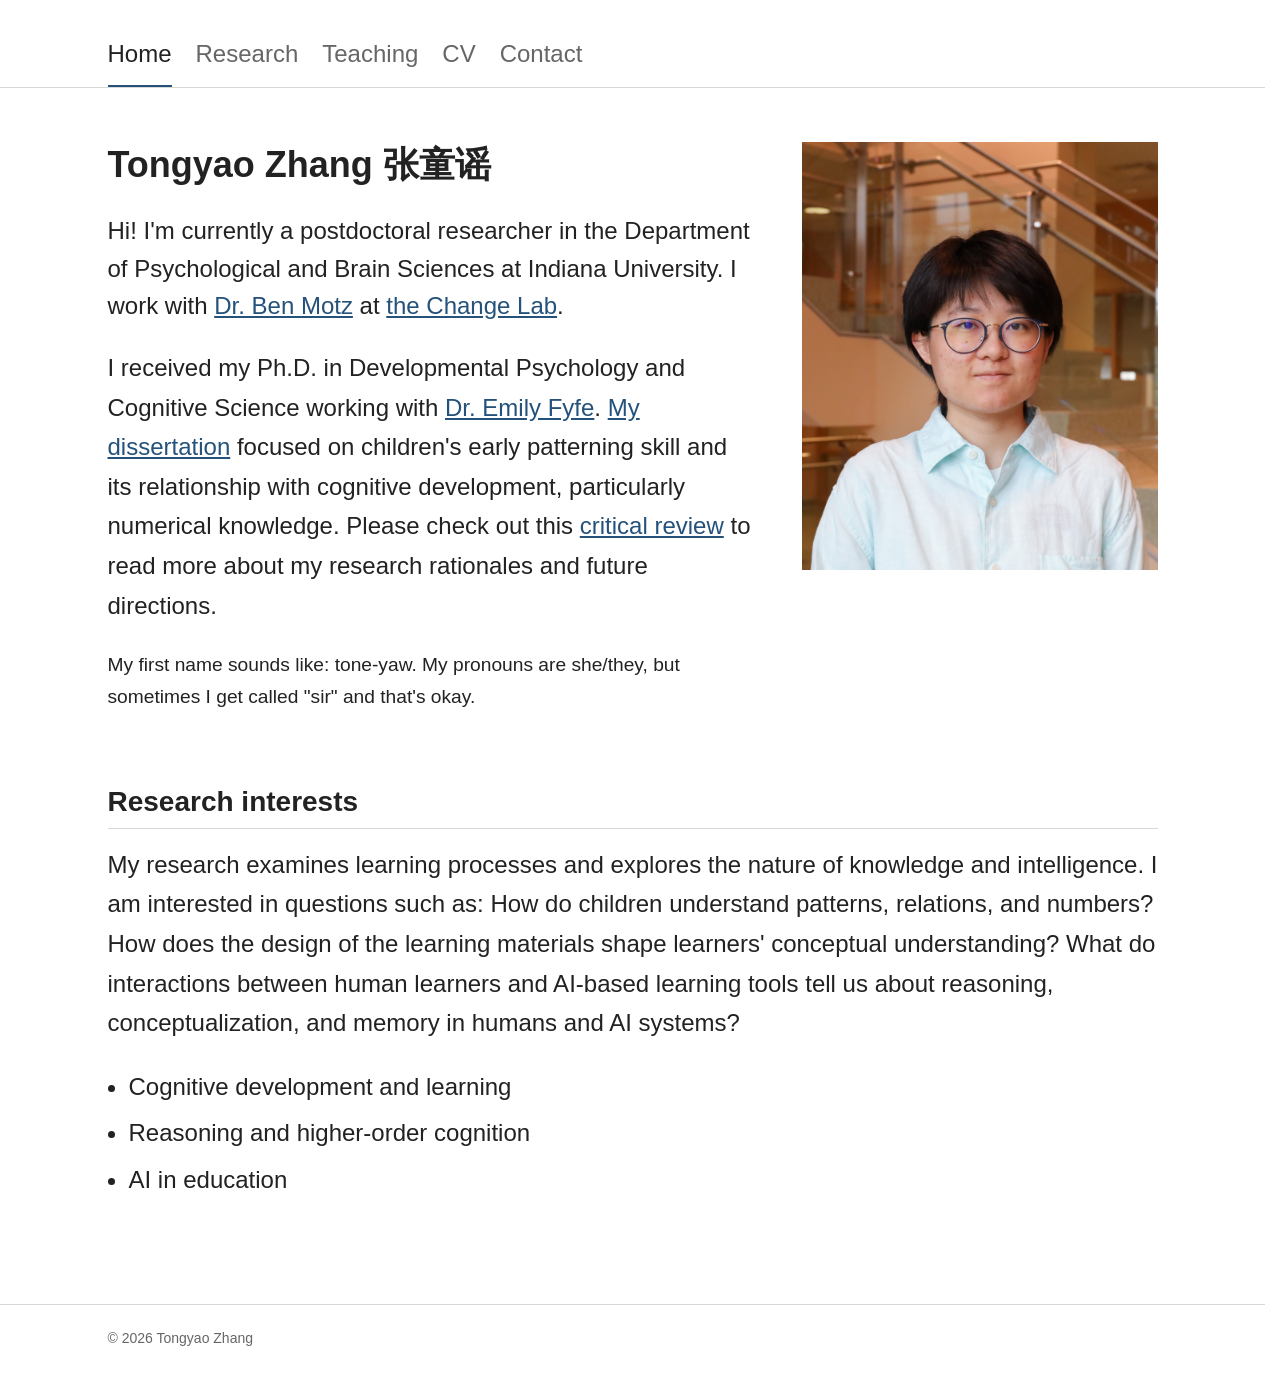
<file: index.html>
<!doctype html>
<html lang="en">
<head>
  <meta charset="utf-8">
  <meta name="viewport" content="width=device-width, initial-scale=1">
  <meta name="google-site-verification" content="hhPjjAOFXfSaX6QQp0-I8aIllsGBhUvKVatQlysr11o" />
  <meta name="description" content="Tongyao Zhang is a postdoctoral researcher studying cognitive development, learning, patterning, and AI in education.">
  <title>Tongyao Zhang</title>
  <link rel="stylesheet" href="style.css">
</head>
<body>
  <header class="site-header">
    <div class="container">
      <nav aria-label="Main navigation">
        <ul class="nav-list">
          <li><a href="index.html" aria-current="page">Home</a></li>
          <li><a href="research.html">Research</a></li>
          <li><a href="teaching.html">Teaching</a></li>
          <li><a href="cv.html">CV</a></li>
          <li><a href="contact.html">Contact</a></li>
        </ul>
      </nav>
    </div>
  </header>

  <main class="container">
<section class="profile-intro">
  <div class="profile-text">
    <h1>Tongyao Zhang  张童谣</h1>

    <p class="intro">
      Hi! I'm currently a postdoctoral researcher in the Department of Psychological and Brain Sciences at Indiana University. I work with <a href="https://bmotz.github.io/">Dr. Ben Motz</a> at <a href="https://changelab.psych.indiana.edu/">the Change Lab</a>.
    </p>
    <p>
      I received my Ph.D. in Developmental Psychology and Cognitive Science working with <a href="https://psych.indiana.edu/directory/faculty/fyfe-emily.html">Dr. Emily Fyfe</a>. <a href="https://www.proquest.com/docview/3355170197">My dissertation</a> focused on children's early patterning skill and its relationship with cognitive development, particularly numerical knowledge. Please check out this <a href="https://www.sciencedirect.com/science/article/abs/pii/S0273229725000176">critical review</a> to read more about my research rationales and future directions.
    </p>
    <p style="font-size: 0.8em;">
      My first name sounds like: tone-yaw. My pronouns are she/they, but sometimes I get called "sir" and that's okay.
    </p>


  </div>

  <img
    class="profile-photo"
    src="tz2.png"
    alt="Photo of Tongyao Zhang"
  >
</section>

    <h2>Research interests</h2>
        <p>
      My research examines learning processes and explores the nature of knowledge and intelligence. I am interested in questions such as: How do children understand patterns, relations, and numbers? How does the design of the learning materials shape learners' conceptual understanding? What do interactions between human learners and AI-based learning tools tell us about reasoning, conceptualization, and memory in humans and AI systems?
    </p>
    <ul class="plain-list">
      <li>Cognitive development and learning</li>
      <li>Reasoning and higher-order cognition</li>
      <li>AI in education</li>
    </ul>

  </main>

  <footer class="site-footer">
    <div class="container">© 2026 Tongyao Zhang</div>
  </footer>
</body>
</html>
</file>
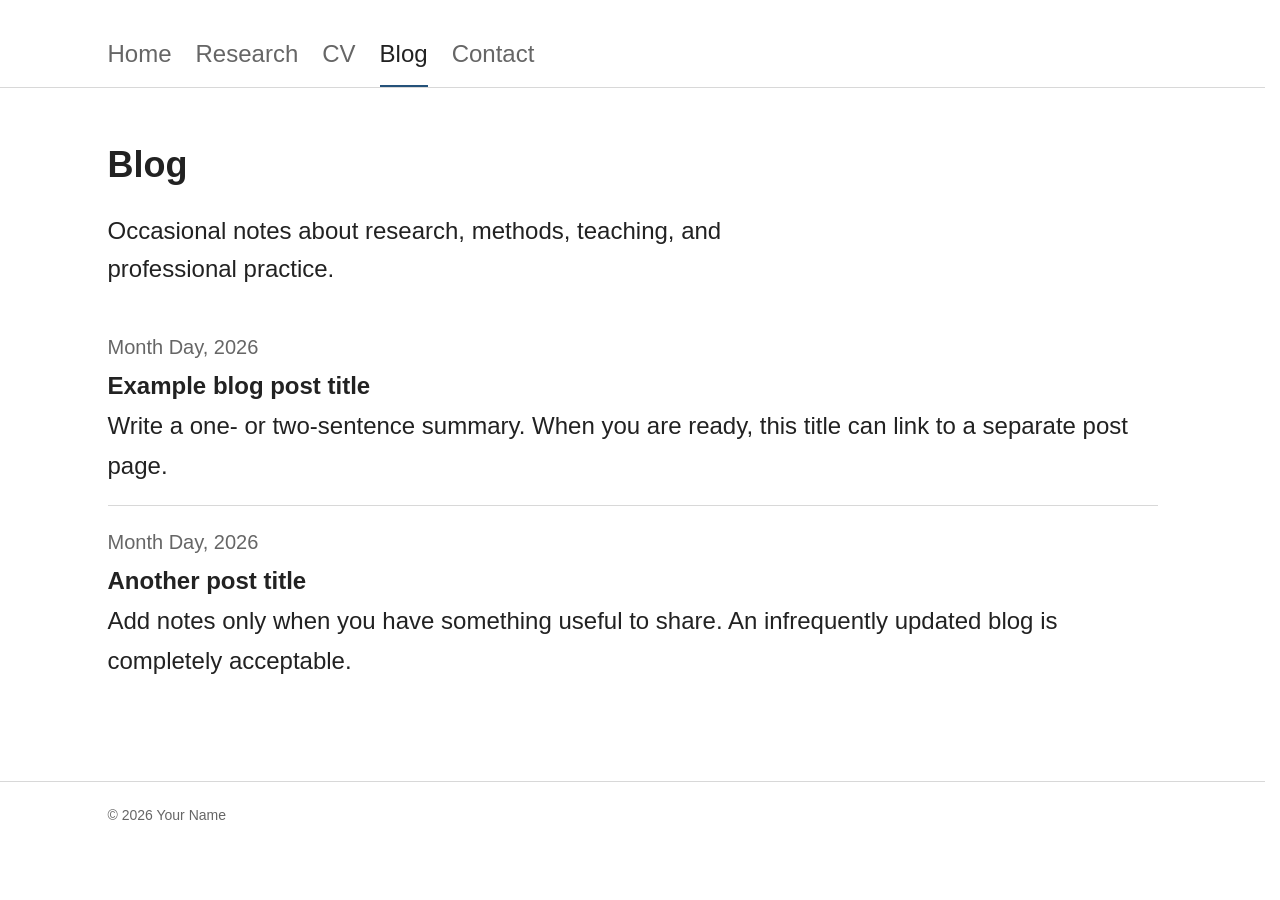
<file: blog.html>
<!doctype html>
<html lang="en">
<head>
  <meta charset="utf-8">
  <meta name="viewport" content="width=device-width, initial-scale=1">
  <meta name="description" content="Blog posts by Your Name.">
  <title>Blog | Your Name</title>
  <link rel="stylesheet" href="style.css">
</head>
<body>
  <header class="site-header">
    <div class="container">
      <nav aria-label="Main navigation">
        <ul class="nav-list">
          <li><a href="index.html">Home</a></li>
          <li><a href="research.html">Research</a></li>
          <li><a href="cv.html">CV</a></li>
          <li><a href="blog.html" aria-current="page">Blog</a></li>
          <li><a href="contact.html">Contact</a></li>
        </ul>
      </nav>
    </div>
  </header>

  <main class="container">
    <h1>Blog</h1>
    <p class="intro">Occasional notes about research, methods, teaching, and professional practice.</p>

    <div class="entry">
      <p class="meta">Month Day, 2026</p>
      <h3>Example blog post title</h3>
      <p>Write a one- or two-sentence summary. When you are ready, this title can link to a separate post page.</p>
    </div>
    <div class="entry">
      <p class="meta">Month Day, 2026</p>
      <h3>Another post title</h3>
      <p>Add notes only when you have something useful to share. An infrequently updated blog is completely acceptable.</p>
    </div>
  </main>

  <footer class="site-footer">
    <div class="container">© 2026 Your Name</div>
  </footer>
</body>
</html>
</file>
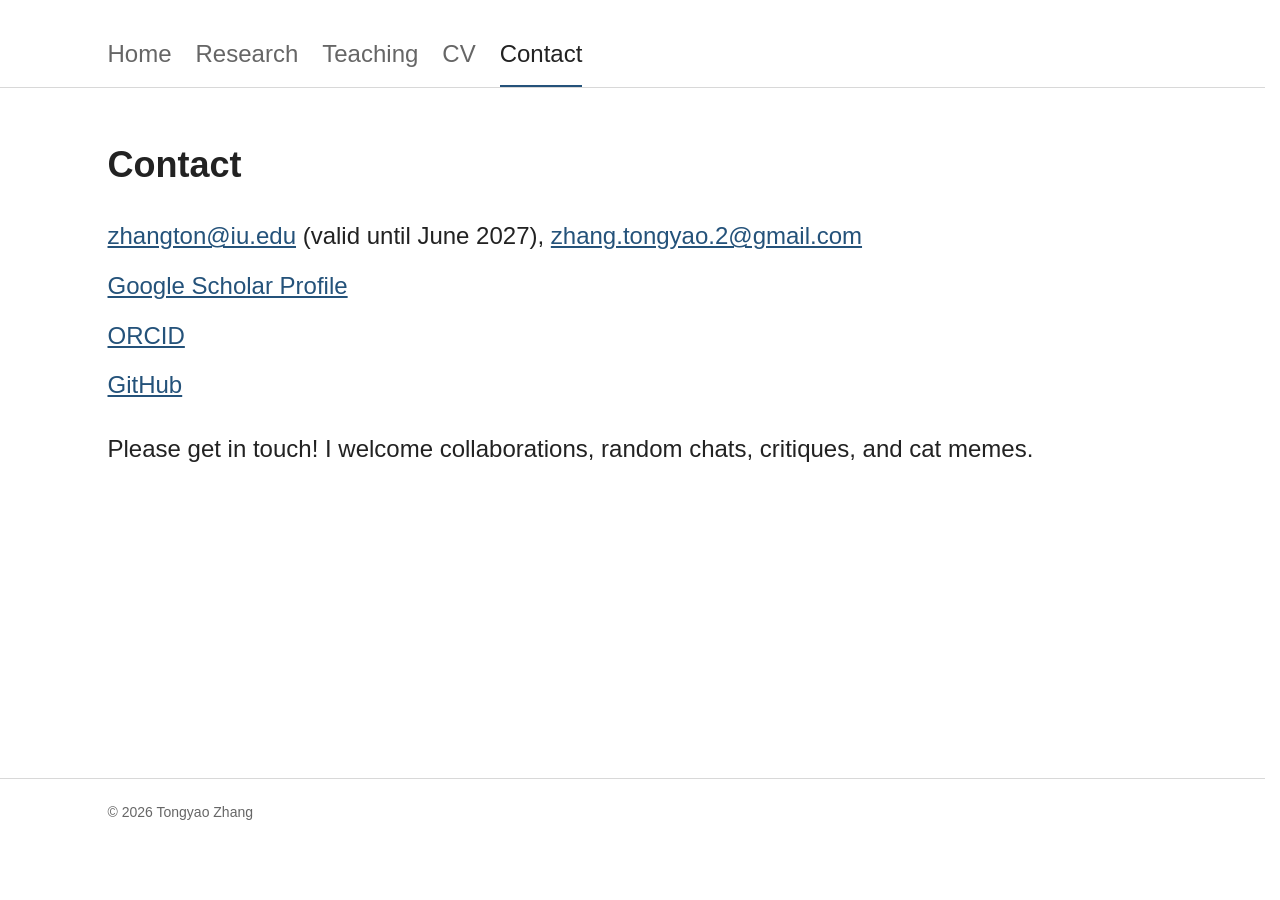
<file: contact.html>
<!doctype html>
<html lang="en">
<head>
  <meta charset="utf-8">
  <meta name="viewport" content="width=device-width, initial-scale=1">
  <meta name="description" content="Contact information for Tongyao Zhang.">
  <title>Contact | Tongyao Zhang</title>
  <link rel="stylesheet" href="style.css">
</head>
<body>
  <header class="site-header">
    <div class="container">
      <nav aria-label="Main navigation">
        <ul class="nav-list">
          <li><a href="index.html">Home</a></li>
          <li><a href="research.html">Research</a></li>
          <li><a href="teaching.html">Teaching</a></li>
          <li><a href="cv.html">CV</a></li>
          <li><a href="contact.html" aria-current="page">Contact</a></li>
        </ul>
      </nav>
    </div>
  </header>

  <main class="container">
    <h1>Contact</h1>
    <ul class="contact-list">
      <li><a href="mailto:zhangton@iu.edu">zhangton@iu.edu</a> (valid until June 2027), <a href="mailto:zhang.tongyao.2@gmail.com">zhang.tongyao.2@gmail.com</a></li>
      <li><a href="https://scholar.google.com/citations?user=N4EyqCAAAAAJ&hl=en">Google Scholar Profile</a></li>
      <li><a href="https://orcid.org/0000-0001-6587-345X">ORCID</a></li>
      <li><a href="https://github.com/zhangtongyao2">GitHub</a></li>
    </ul>
    <p></p>
    <p>Please get in touch! I welcome collaborations, random chats, critiques, and cat memes.</p>
  </main>

  <footer class="site-footer">
    <div class="container">© 2026 Tongyao Zhang</div>
  </footer>
</body>
</html>
</file>
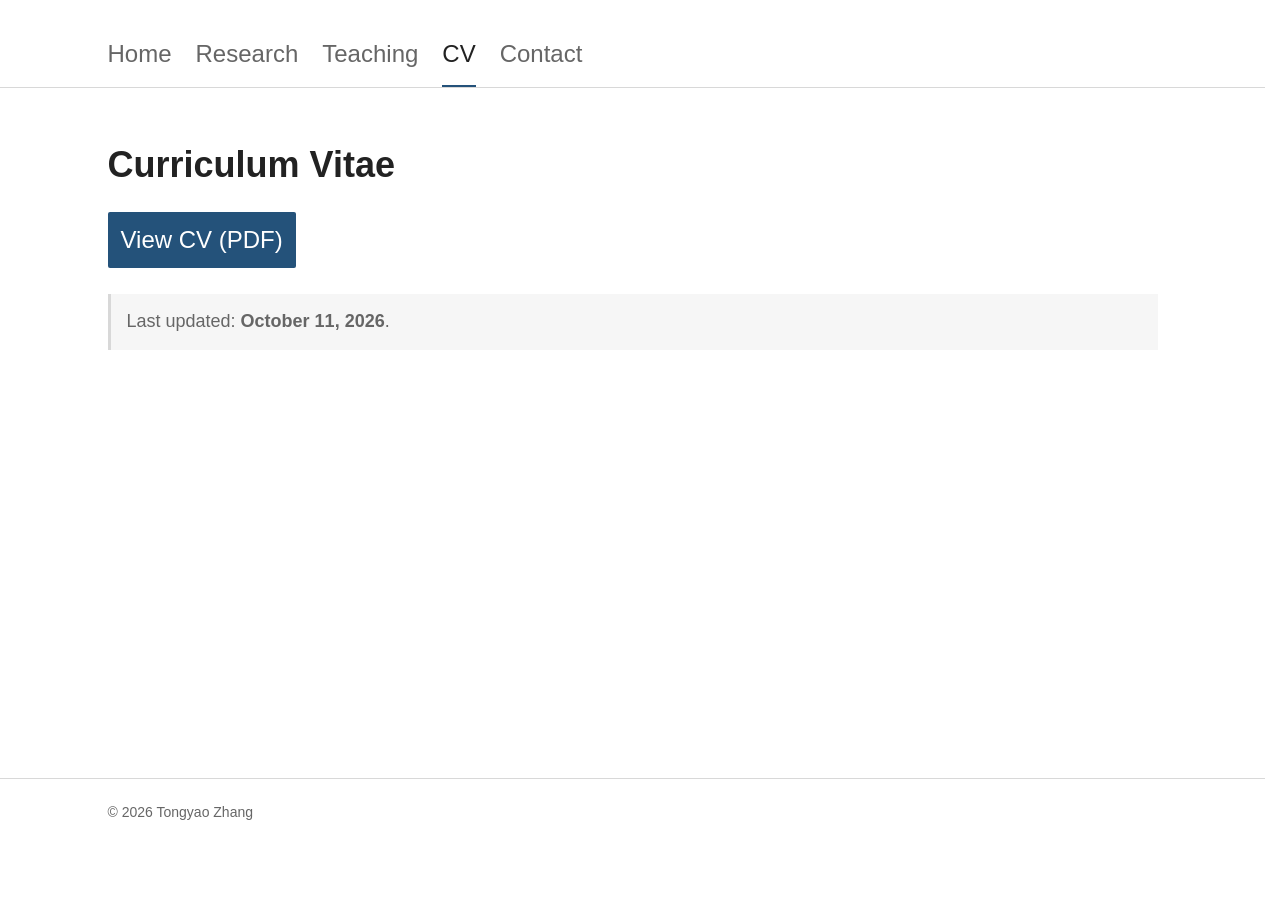
<file: cv.html>
<!doctype html>
<html lang="en">
<head>
  <meta charset="utf-8">
  <meta name="viewport" content="width=device-width, initial-scale=1">
  <meta name="description" content="Curriculum Vitae of Tongyao Zhang.">
  <title>CV | Tongyao Zhang</title>
  <link rel="stylesheet" href="style.css">
</head>
<body>
  <header class="site-header">
    <div class="container">
      <nav aria-label="Main navigation">
        <ul class="nav-list">
          <li><a href="index.html">Home</a></li>
          <li><a href="research.html">Research</a></li>
          <li><a href="teaching.html">Teaching</a></li>
          <li><a href="cv.html" aria-current="page">CV</a></li>
          <li><a href="contact.html">Contact</a></li>
        </ul>
      </nav>
    </div>
  </header>

  <main class="container">
    <h1>Curriculum Vitae</h1>

    <p>
      <a
        class="button"
        href="CV_TongyaoZhang_261011.pdf"
        target="_blank"
        rel="noopener noreferrer"
      >
        View CV (PDF)
      </a>
    </p>

    <p class="note">
      Last updated: <strong>October 11, 2026</strong>.
    </p>
  </main>

  <footer class="site-footer">
    <div class="container">© 2026 Tongyao Zhang</div>
  </footer>
</body>
</html>
</file>
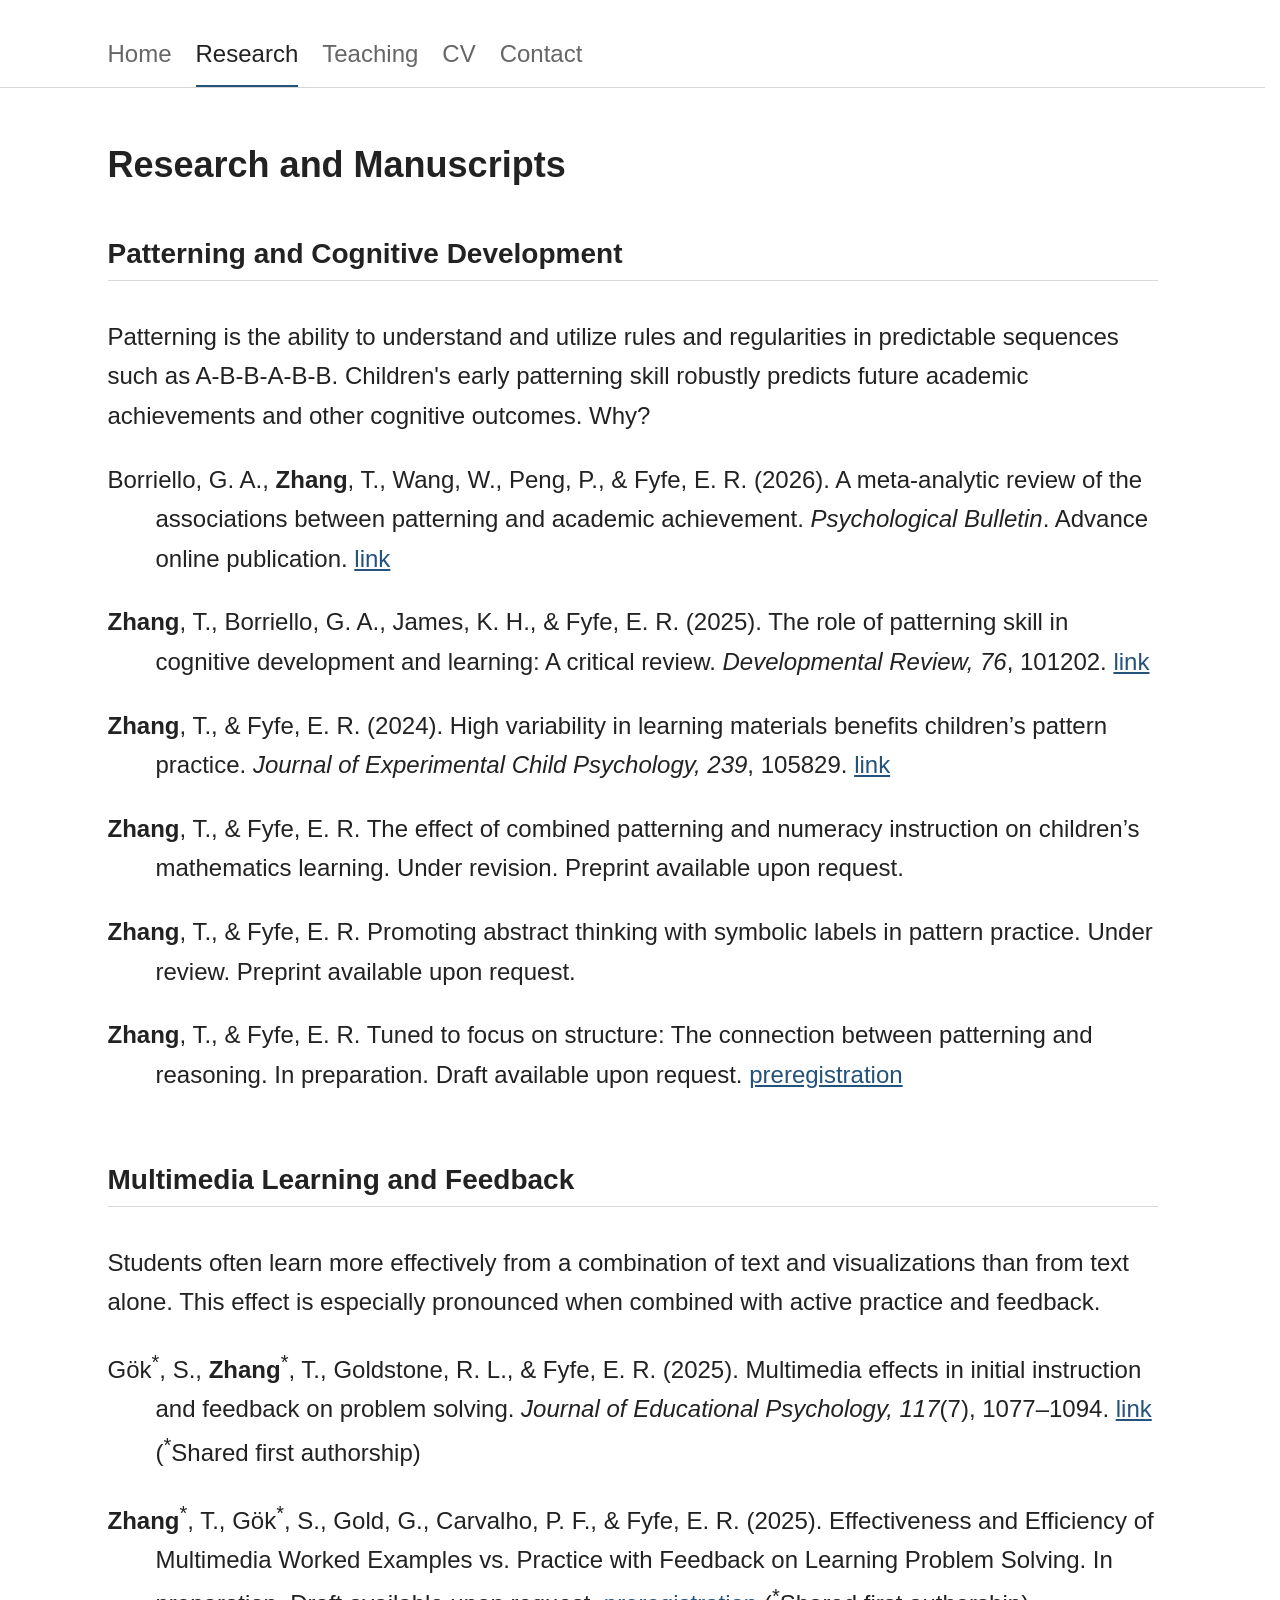
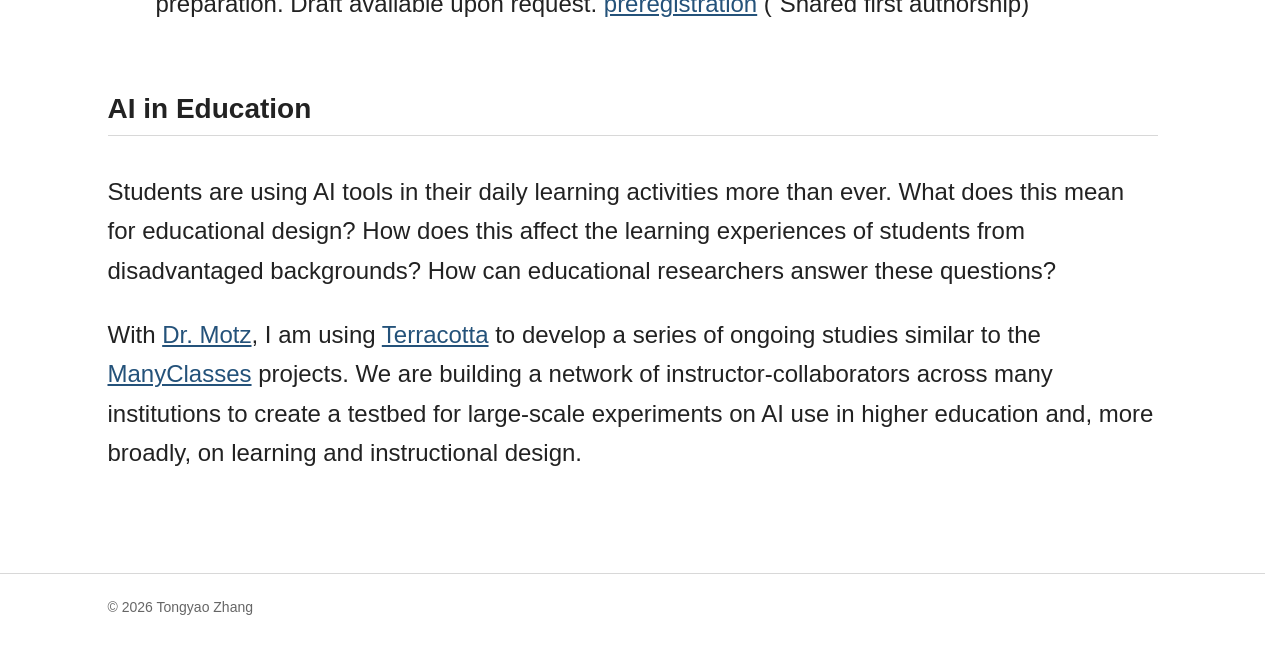
<file: research.html>
<!doctype html>
<html lang="en">
<head>
  <meta charset="utf-8">
  <meta name="viewport" content="width=device-width, initial-scale=1">
  <meta name="description" content="Research by Tongyao Zhang.">
  <title>Research | Tongyao Zhang</title>
  <link rel="stylesheet" href="style.css">
</head>
<body>
  <header class="site-header">
    <div class="container">
      <nav aria-label="Main navigation">
        <ul class="nav-list">
          <li><a href="index.html">Home</a></li>
          <li><a href="research.html" aria-current="page">Research</a></li>
          <li><a href="teaching.html">Teaching</a></li>
          <li><a href="cv.html">CV</a></li>
          <li><a href="contact.html">Contact</a></li>
        </ul>
      </nav>
    </div>
  </header>

  <main class="container">
    <h1>Research and Manuscripts</h1>

    <h2>Patterning and Cognitive Development</h2>
    <div class="entry" style="border-bottom: none;">
      <p>Patterning is the ability to understand and utilize rules and regularities in predictable sequences such as A-B-B-A-B-B. Children's early patterning skill robustly predicts future academic achievements and other cognitive outcomes. Why?</p>
      <p style="padding-left: 2em; text-indent: -2em;">Borriello, G. A., <strong>Zhang</strong>, T., Wang, W., Peng, P., &amp; Fyfe, E. R. (2026). A meta-analytic review of the associations between patterning and academic achievement. <em>Psychological Bulletin</em>. Advance online publication. <a href="https://dx.doi.org/10.1037/bul0000534">link</a>
      </p>
      <p style="padding-left: 2em; text-indent: -2em;"><strong>Zhang</strong>, T., Borriello, G. A., James, K. H., &amp; Fyfe, E. R. (2025). The role of patterning skill in cognitive development and learning: A critical review. <em>Developmental Review, 76</em>, 101202. <a href="https://doi.org/10.1016/j.dr.2025.101202">link</a>
        </p>
      <p style="padding-left: 2em; text-indent: -2em;"><strong>Zhang</strong>, T., &amp; Fyfe, E. R. (2024). High variability in learning materials benefits children’s pattern practice. <em>Journal of Experimental Child Psychology, 239</em>, 105829. <a href="https://doi.org/10.1016/j.jecp.2023.105829">link </a>
        </p>
      <p style="padding-left: 2em; text-indent: -2em;"><strong>Zhang</strong>, T., &amp; Fyfe, E. R. The effect of combined patterning and numeracy instruction on children’s mathematics learning. Under revision. Preprint available upon request.
        </p>
      <p style="padding-left: 2em; text-indent: -2em;"><strong>Zhang</strong>, T., &amp; Fyfe, E. R. Promoting abstract thinking with symbolic labels in pattern practice. Under review. Preprint available upon request.
        </p>
      <p style="padding-left: 2em; text-indent: -2em;"><strong>Zhang</strong>, T., &amp; Fyfe, E. R. Tuned to focus on structure: The connection between patterning and reasoning. In preparation. Draft available upon request. <a href="https://osf.io/2g93u/">preregistration</a>
        </p>
    </div>
    <h2>Multimedia Learning and Feedback</h2>
    <div class="entry" style="border-bottom: none;">
      <p>Students often learn more effectively from a combination of text and visualizations than from text alone. This effect is especially pronounced when combined with active practice and feedback.</p>
      <p style="padding-left: 2em; text-indent: -2em;">Gök<sup>*</sup>, S., <strong>Zhang</strong><sup>*</sup>, T., Goldstone, R. L., &amp; Fyfe, E. R. (2025). Multimedia effects in initial instruction and feedback on problem solving. <em>Journal of Educational Psychology, 117</em>(7), 1077–1094. <a href="https://doi.org/10.1037/edu0000943">link</a> (<sup>*</sup>Shared first authorship)
        </p>
      <p style="padding-left: 2em; text-indent: -2em;"><strong>Zhang</strong><sup>*</sup>, T., Gök<sup>*</sup>, S., Gold, G., Carvalho, P. F., &amp; Fyfe, E. R. (2025). Effectiveness and Efficiency of Multimedia Worked Examples vs. Practice with Feedback on Learning Problem Solving. In preparation. Draft available upon request. <a href="https://osf.io/esa7p/">preregistration</a> (<sup>*</sup>Shared first authorship)
        </p>
    </div>
    <h2>AI in Education</h2>
    <div class="entry">
      <p>Students are using AI tools in their daily learning activities more than ever. What does this mean for educational design? How does this affect the learning experiences of students from disadvantaged backgrounds? How can educational researchers answer these questions?</p>
      <p>With <a href="https://bmotz.github.io/">Dr. Motz</a>, I am using <a href="terracotta.education">Terracotta</a> to develop a series of ongoing studies similar to the <a href="www.manyclasses.org">ManyClasses</a> projects. We are building a network of instructor-collaborators across many institutions to create a testbed for large-scale experiments on AI use in higher education and, more broadly, on learning and instructional design.</p>
    </div>

  </main>

  <footer class="site-footer">
    <div class="container">© 2026 Tongyao Zhang</div>
  </footer>
</body>
</html>
</file>
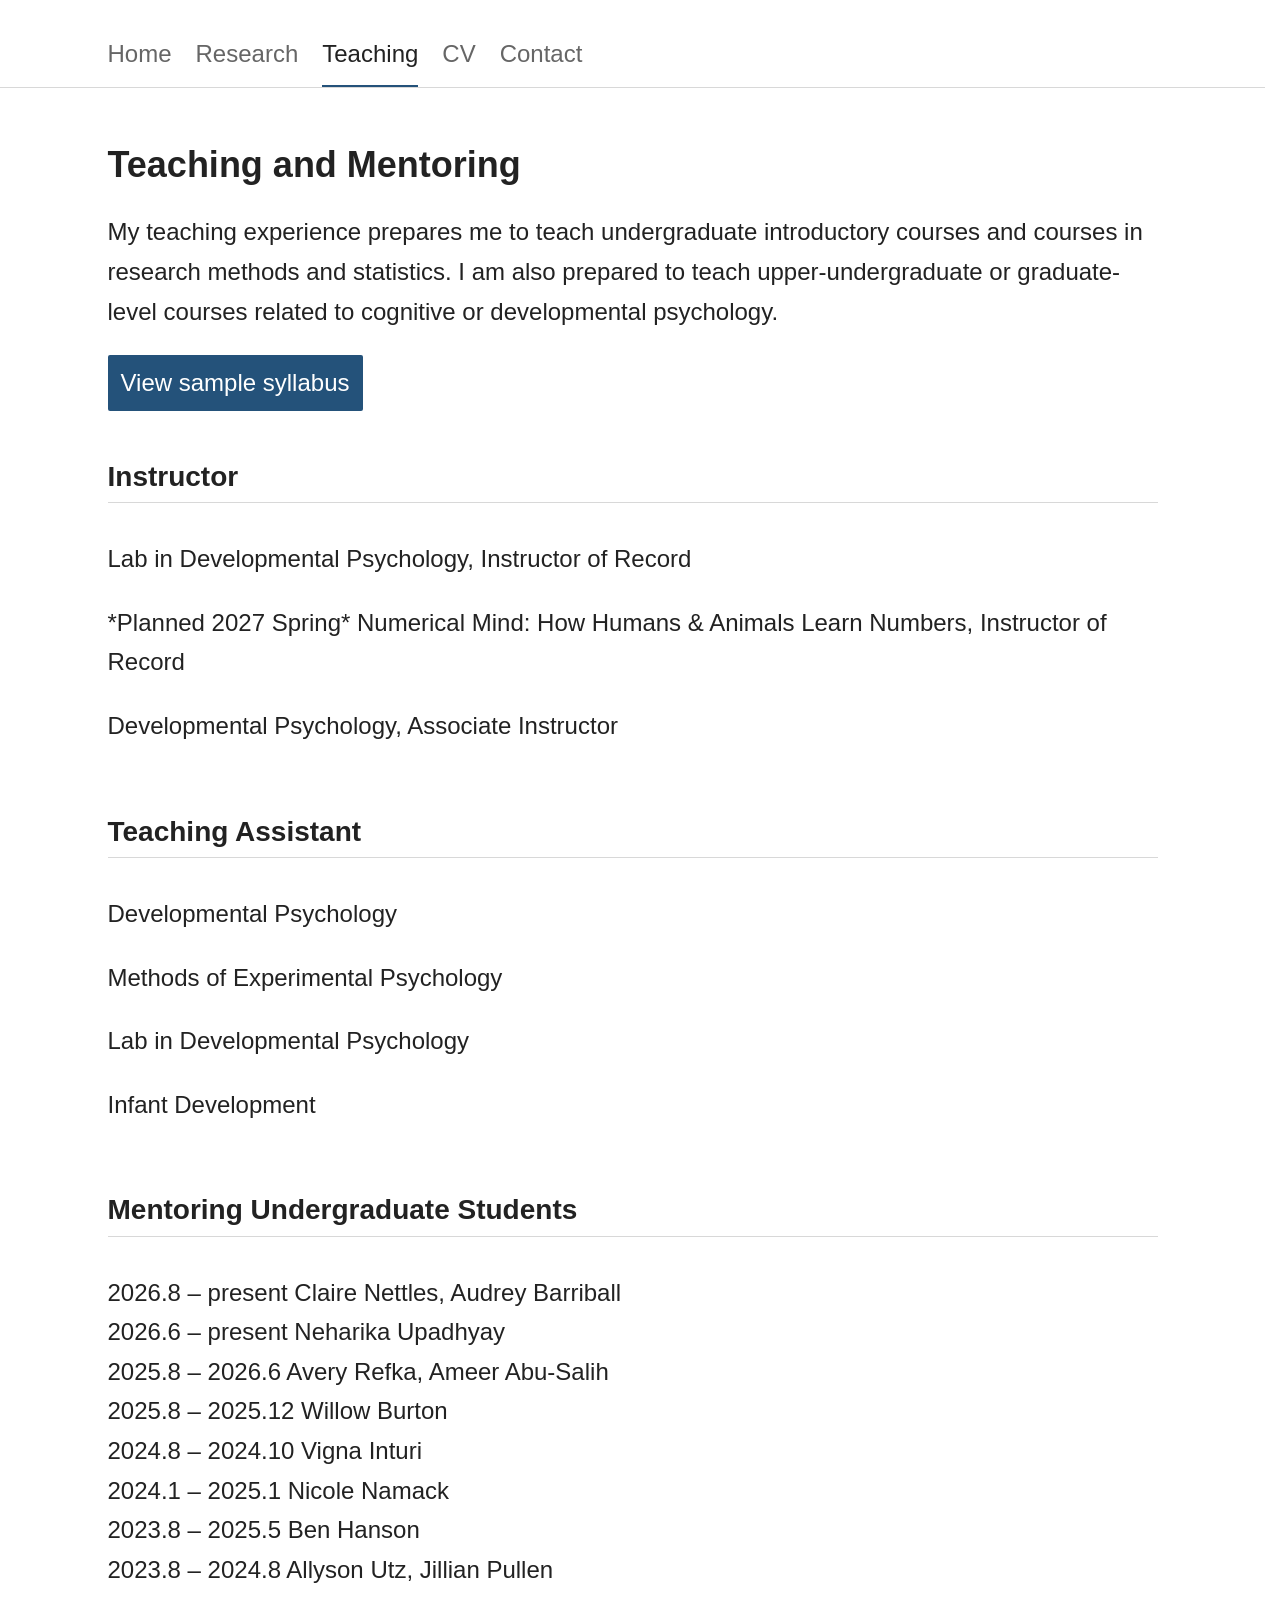
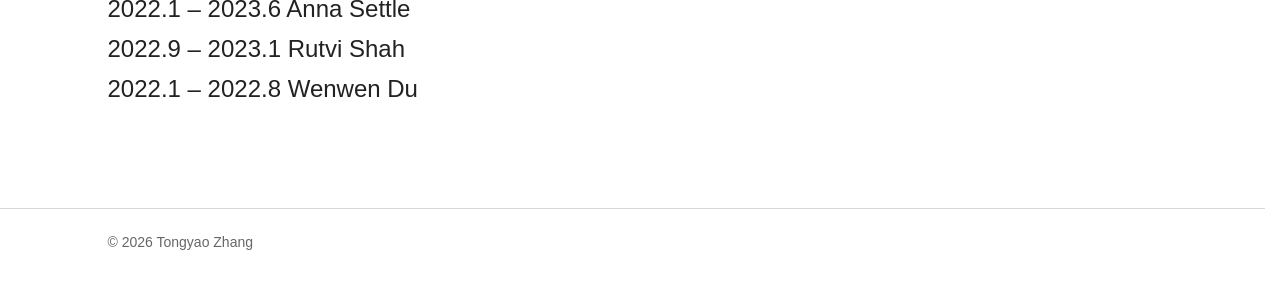
<file: teaching.html>
<!doctype html>
<html lang="en">
<head>
  <meta charset="utf-8">
  <meta name="viewport" content="width=device-width, initial-scale=1">
  <meta name="description" content="Teaching by Tongyao Zhang.">
  <title>Teaching | Tongyao Zhang</title>
  <link rel="stylesheet" href="style.css">
</head>
<body>
  <header class="site-header">
    <div class="container">
      <nav aria-label="Main navigation">
        <ul class="nav-list">
          <li><a href="index.html">Home</a></li>
          <li><a href="research.html">Research</a></li>
          <li><a href="teaching.html" aria-current="page">Teaching</a></li>
          <li><a href="cv.html">CV</a></li>
          <li><a href="contact.html">Contact</a></li>
        </ul>
      </nav>
    </div>
  </header>

  <main class="container">
    <h1>Teaching and Mentoring</h1>
    <p>My teaching experience prepares me to teach undergraduate introductory courses and courses in research methods and statistics. I am also prepared to teach upper-undergraduate or graduate-level courses related to cognitive or developmental psychology.</p>
    <p>
      <a 
        class="button" 
        href="Syllabus_Sample_TongyaoZhang.pdf"
        target="_blank"
        rel="noopener noreferrer"
        >
        View sample syllabus
      </a>
    </p>
    <h2>Instructor</h2>
    <div class="entry" style="border-bottom: none;">
      <p>Lab in Developmental Psychology, Instructor of Record</p>
      <p>*Planned 2027 Spring* Numerical Mind: How Humans & Animals Learn Numbers, Instructor of Record</p>
      <p>Developmental Psychology, Associate Instructor</p>
    </div>
    
    <h2>Teaching Assistant</h2>
    <div class="entry" style="border-bottom: none;">
      <p>Developmental Psychology</p>
      <p>Methods of Experimental Psychology</p>
      <p>Lab in Developmental Psychology</p>
      <p>Infant Development</p>
    </div>

    <h2>Mentoring Undergraduate Students</h2>
    <div class="entry" style="border-bottom: none;">
      <p>
        2026.8 – present Claire Nettles, Audrey Barriball<br>
        2026.6 – present Neharika Upadhyay<br>
        2025.8 – 2026.6 Avery Refka, Ameer Abu-Salih<br>
        2025.8 – 2025.12 Willow Burton<br>
        2024.8 – 2024.10 Vigna Inturi<br>
        2024.1 – 2025.1 Nicole Namack<br>
        2023.8 – 2025.5 Ben Hanson<br>
        2023.8 – 2024.8 Allyson Utz, Jillian Pullen<br>
        2022.1 – 2023.6 Anna Settle<br>
        2022.9 – 2023.1 Rutvi Shah<br>
        2022.1 – 2022.8 Wenwen Du<br>
      </p>
    </div>
  </main>

  <footer class="site-footer">
    <div class="container">© 2026 Tongyao Zhang</div>
  </footer>
</body>
</html>
</file>
<file: style.css>
:root {
  --text: #222;
  --muted: #666;
  --border: #d8d8d8;
  --accent: #24527a;
  --background: #fff;
  --soft: #f6f6f6;
  --font-main: "Avenir Next", Avenir, "Segoe UI", Helvetica, Arial, sans-serif;
}

* {
  box-sizing: border-box;
}

html {
  scroll-behavior: smooth;
  scrollbar-gutter: stable;
}

body {
  margin: 0;
  background: var(--background);
  color: var(--text);
  font-family: var(--font-main);
  font-size: 24px;
  line-height: 1.65;
}

a {
  color: var(--accent);
}

a:hover {
  text-decoration-thickness: 2px;
}

.container {
  width: min(1050px, calc(100% - 56px));
  margin: 0 auto;
}

.site-header {
  padding-top: 34px;
  border-bottom: 1px solid var(--border);
}

.site-name {
  margin: 0 0 22px;
  font-family: inherit;
  font-size: 30px;
  font-weight: normal;
}

.site-name a {
  color: var(--text);
  text-decoration: none;
}

.nav-list {
  display: flex;
  gap: 24px;
  margin: 0;
  padding: 0;
  overflow-x: auto;
  list-style: none;
}

.nav-list a {
  display: block;
  padding: 0 0 11px;
  color: var(--muted);
  border-bottom: 2px solid transparent;
  text-decoration: none;
  white-space: nowrap;
}

.nav-list a:hover,
.nav-list a[aria-current="page"] {
  color: var(--text);
  border-bottom-color: var(--accent);
}

main {
  min-height: calc(100vh - 210px);
  padding: 54px 0 80px;
}

h1,
h2,
h3 {
  font-family: inherit;
  font-weight: 600;
  line-height: 1.3;
}

h1 {
  margin: 0 0 24px;
  font-size: 36px;
}

h2 {
  margin: 48px 0 16px;
  padding-bottom: 7px;
  border-bottom: 1px solid var(--border);
  font-size: 28px;
}

h3 {
  margin: 0 0 5px;
  font-size: 24px;
}

p {
  margin: 0 0 24px;
}

.intro {
  max-width: 700px;
  font-family: inherit;
  font-size: 24px;
  line-height: 1.55;
}

.muted,
.meta {
  color: var(--muted);
}

.meta {
  margin-bottom: 6px;
  font-size: 20px;
}

.plain-list {
  padding-left: 21px;
}

.plain-list li {
  margin-bottom: 7px;
}

.entry {
  padding: 20px 0;
  border-bottom: 1px solid var(--border);
}

.entry:first-child {
  padding-top: 0;
}

.entry:last-child {
  border-bottom: 0;
}

.entry p:last-child {
  margin-bottom: 0;
}

.citation {
  padding-left: 22px;
  text-indent: -22px;
}

.button {
  display: inline-block;
  padding: 8px 13px;
  color: #fff;
  background: var(--accent);
  border-radius: 2px;
  text-decoration: none;
}

.note {
  margin: 26px 0;
  padding: 13px 16px;
  background: var(--soft);
  border-left: 3px solid var(--border);
  color: var(--muted);
  font-size: 18px;
}

.contact-list {
  margin: 28px 0 0;
  padding: 0;
  list-style: none;
}

.contact-list li {
  margin-bottom: 10px;
}

.site-footer {
  padding: 22px 0 30px;
  border-top: 1px solid var(--border);
  color: var(--muted);
  font-size: 14px;
}

.profile-intro {
  display: grid;
  grid-template-columns: minmax(0, 1fr) 356px;
  gap: 48px;
  align-items: start;
}

.profile-photo {
  width: 356px;
  height: 428px;
  object-fit: cover;
}

@media (max-width: 600px) {
  .container {
    width: min(100% - 28px, 860px);
  }

  .site-header {
    padding-top: 24px;
  }

  .nav-list {
    gap: 18px;
  }

  main {
    padding-top: 38px;
  }

  h1 {
    font-size: 31px;
  }

  .intro {
    font-size: 19px;
  }

    .profile-intro {
    grid-template-columns: 1fr;
    gap: 24px;
  }

  .profile-photo {
    width: 187px;
    height: 225px;
  }
}
</file>
